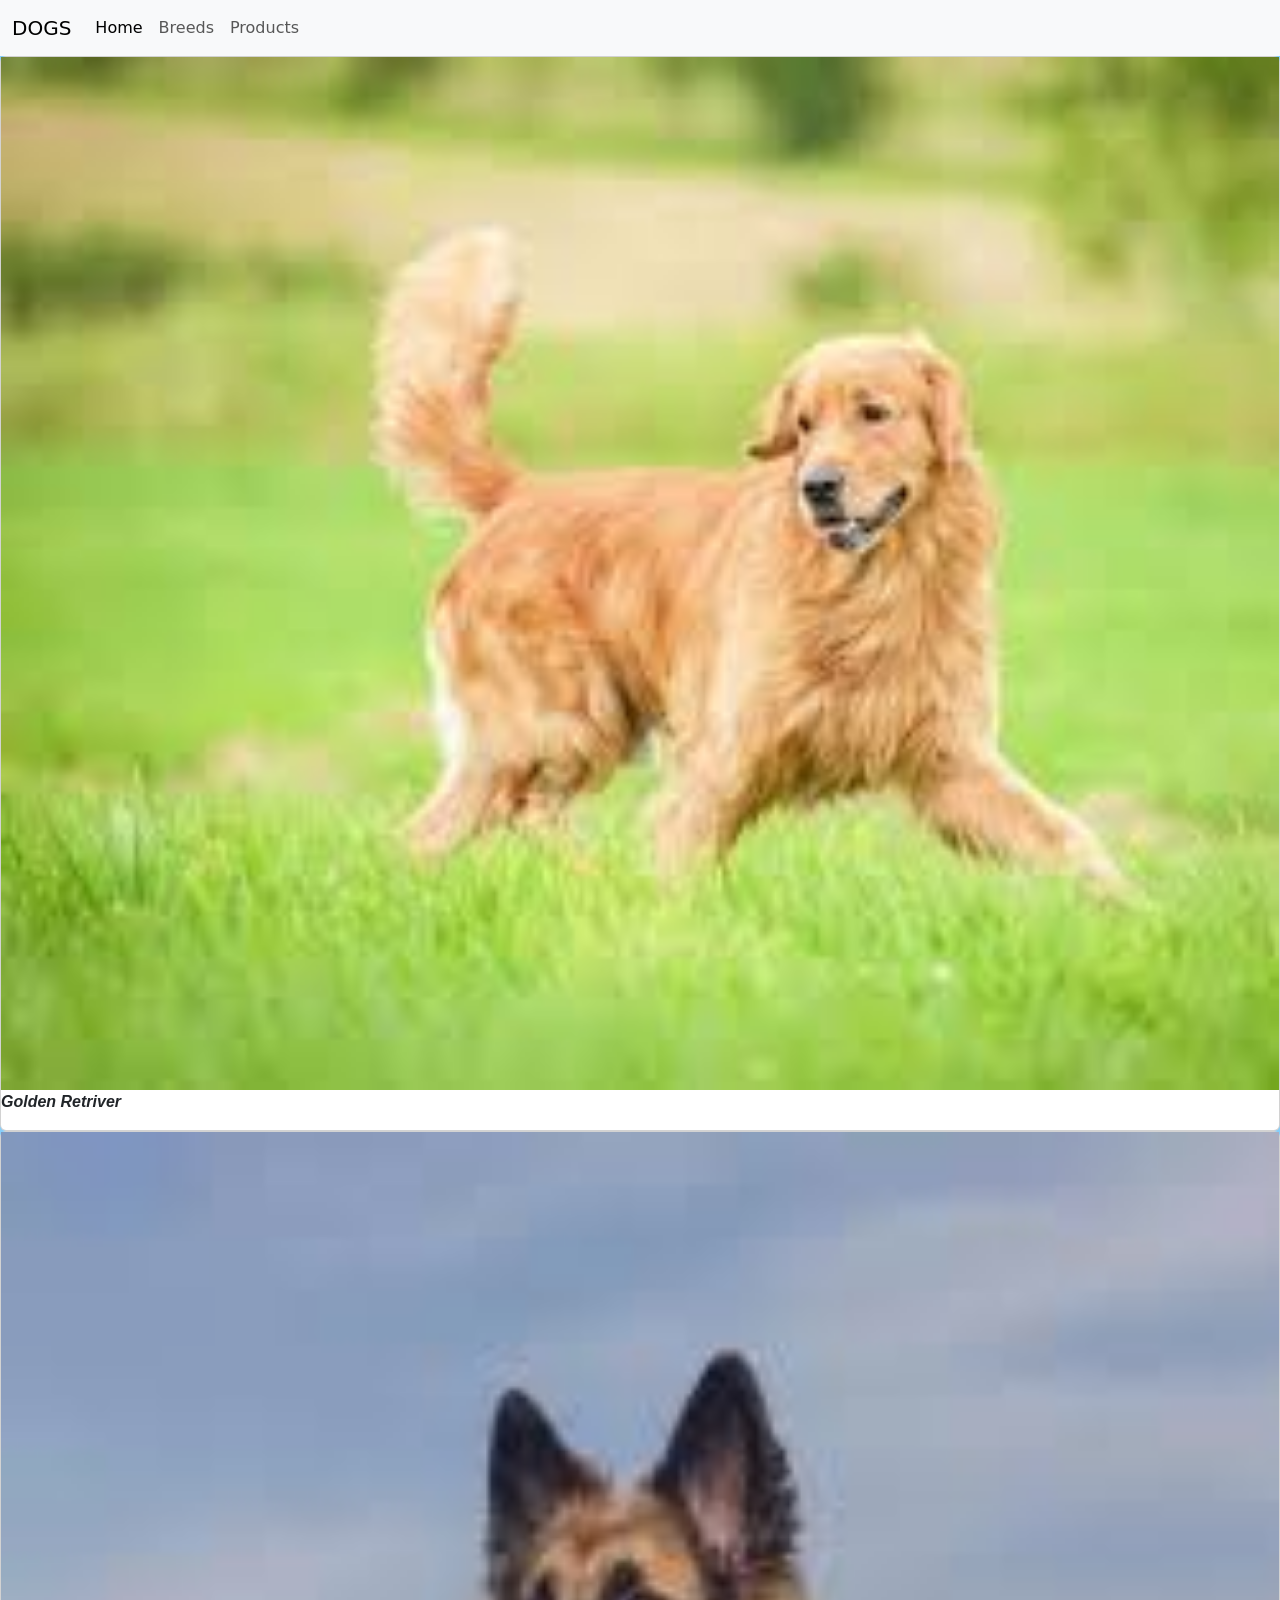
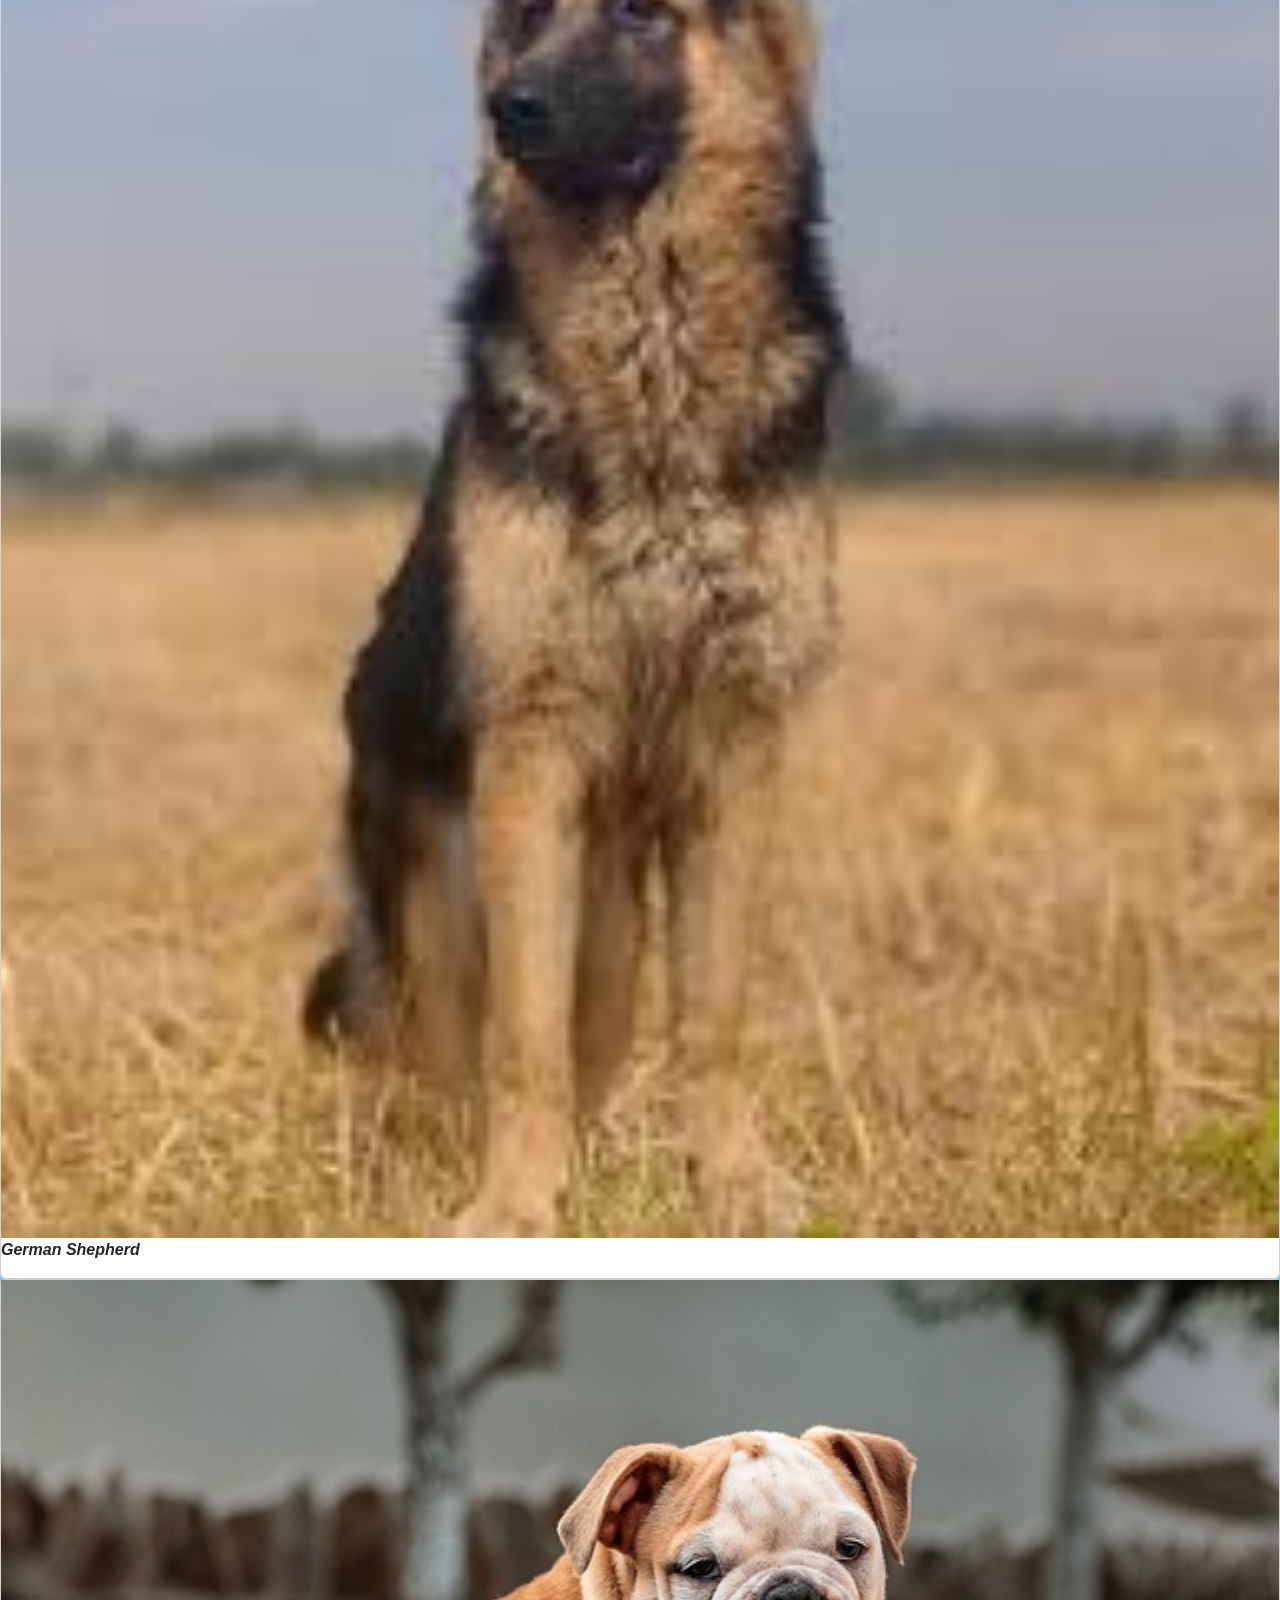
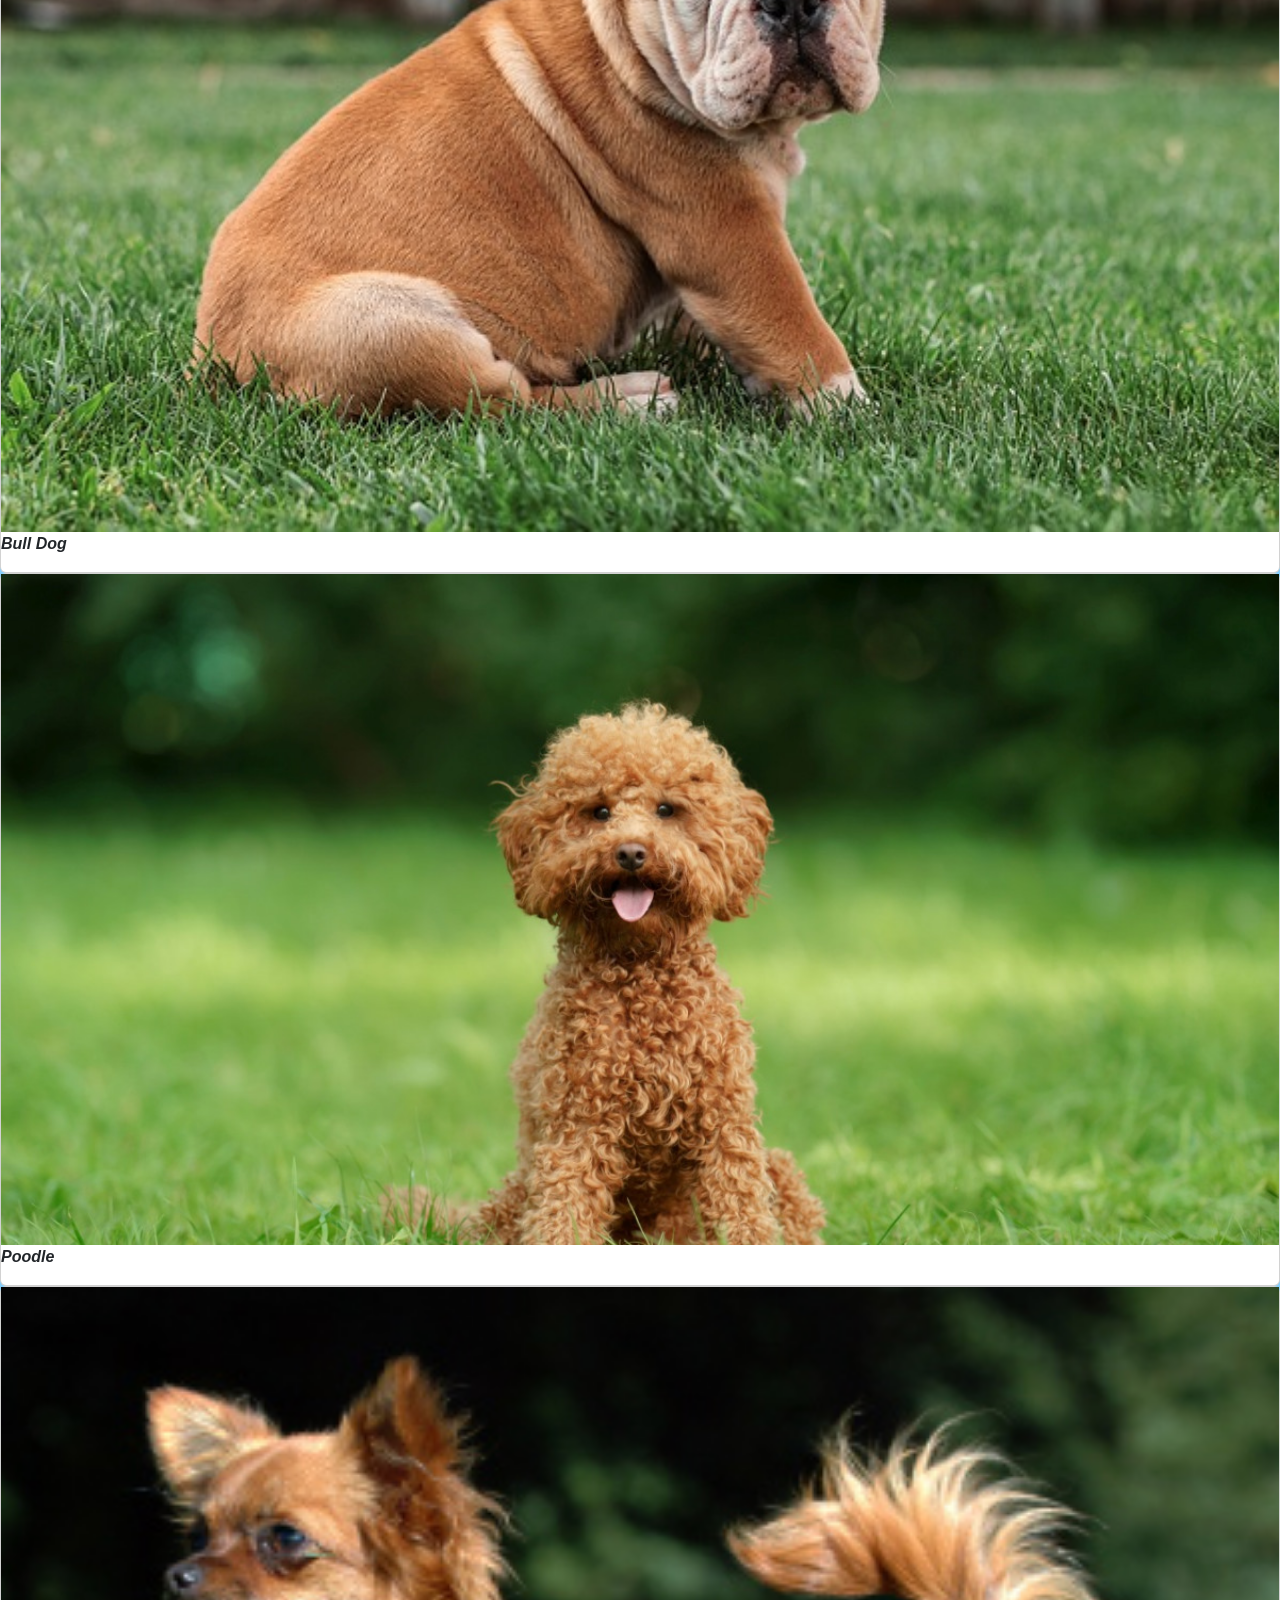
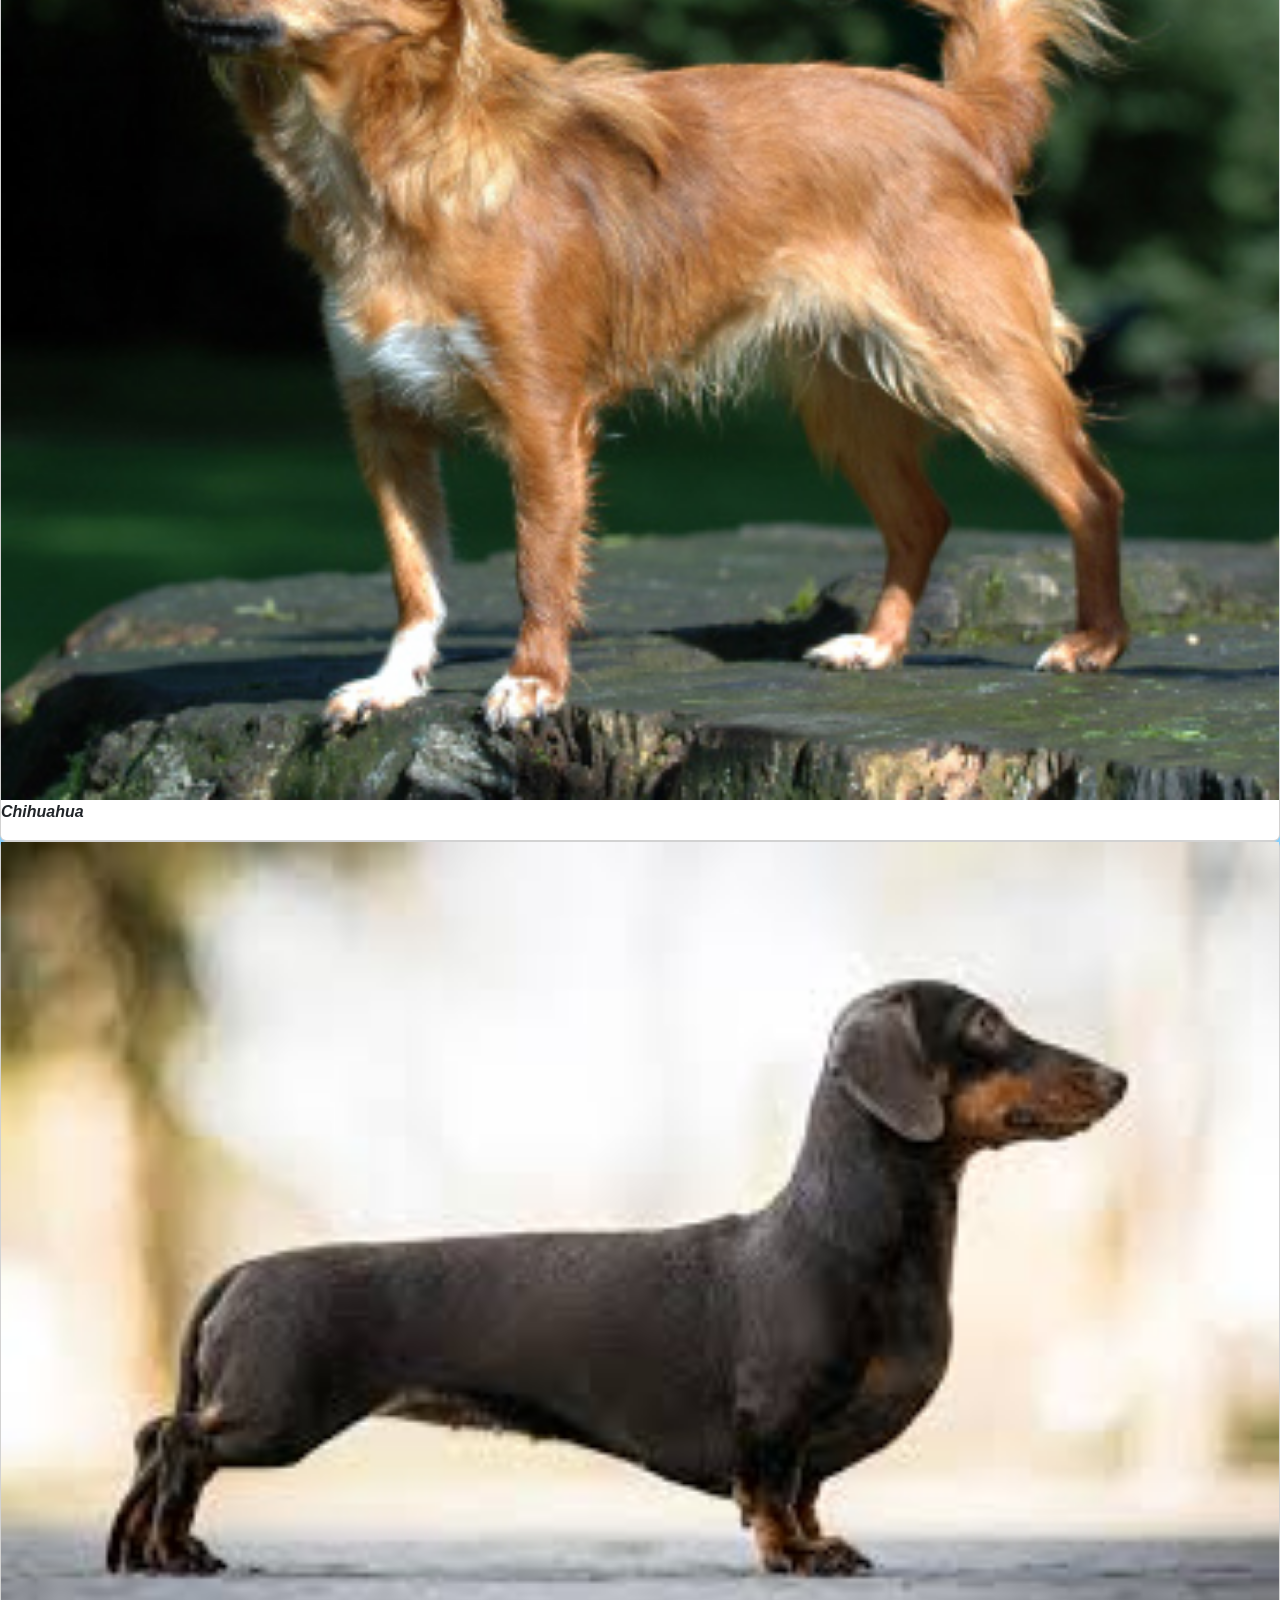
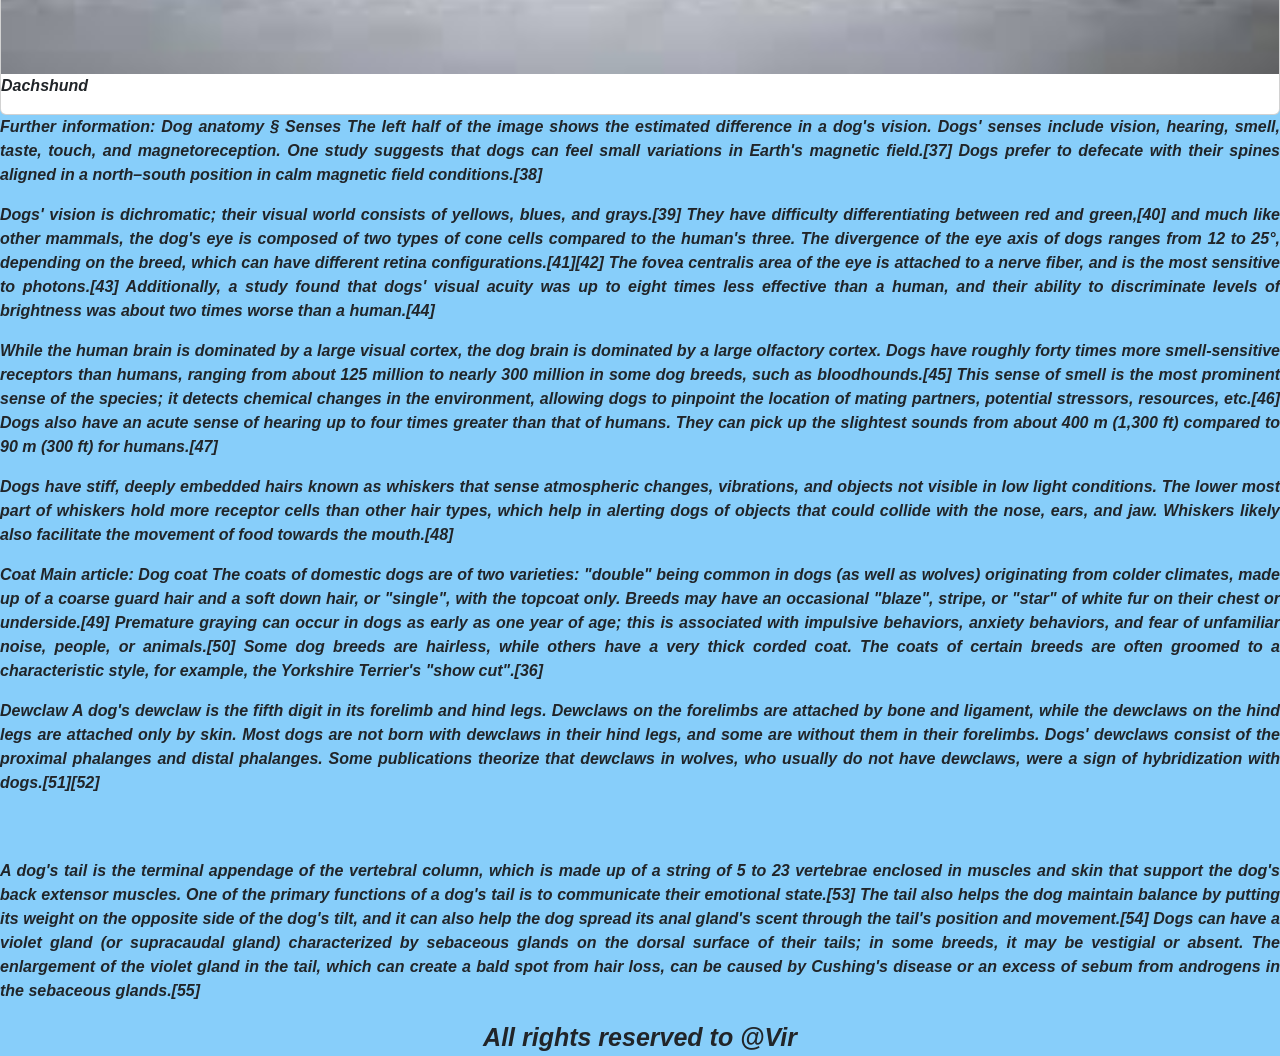
<file: breeds.html>
<!DOCTYPE html>
<html lang="en">
<head>
    <meta charset="UTF-8">
    <meta name="viewport" content="width=device-width, initial-scale=1.0">
    <title>Document</title>
    <script src="https://cdn.jsdelivr.net/npm/bootstrap@5.3.8/dist/js/bootstrap.bundle.min.js" integrity="sha384-FKyoEForCGlyvwx9Hj09JcYn3nv7wiPVlz7YYwJrWVcXK/BmnVDxM+D2scQbITxI" crossorigin="anonymous"></script>
    <link href="https://cdn.jsdelivr.net/npm/bootstrap@5.3.8/dist/css/bootstrap.min.css" rel="stylesheet" integrity="sha384-sRIl4kxILFvY47J16cr9ZwB07vP4J8+LH7qKQnuqkuIAvNWLzeN8tE5YBujZqJLB" crossorigin="anonymous">
    <link rel="stylesheet" href="style.css">
</head>
<body>
    <!-- Navbar -->
    <nav class="navbar navbar-expand-lg bg-body-tertiary">
  <div class="container-fluid">
    <a class="navbar-brand" href="index.html">DOGS</a>
    <button class="navbar-toggler" type="button" data-bs-toggle="collapse" data-bs-target="#navbarNav" aria-controls="navbarNav" aria-expanded="false" aria-label="Toggle navigation">
      <span class="navbar-toggler-icon"></span>
    </button>
    <div class="collapse navbar-collapse" id="navbarNav">
      <ul class="navbar-nav">
        <li class="nav-item">
          <a class="nav-link active" aria-current="page" href="index.html">Home</a>
        </li>
        <li class="nav-item">
          <a class="nav-link" href="breeds.html">Breeds</a>
        </li>
        <li class="nav-item">
          <a class="nav-link" href="products.html">Products</a>
        </li>
      </ul>
    </div>
  </div>
</nav>
<!-- Breeds -->
    <div class="image-container">
      <div class="card">
        <img src="Images/grdog.jpg" alt="...">
        <p>Golden Retriver</p>
      </div>

      <div class="card">
        <img src="Images/gsdog.jpg" alt="...">
        <p>German Shepherd</p>
      </div>

      <div class="card">
        <img src="Images/bddog.jpg" alt="...">
        <p>Bull Dog</p>
      </div>

      <div class="card">
        <img src="Images/pdog.jpg" alt="...">
        <p>Poodle</p>
      </div>

      <div class="card">
        <img src="Images/chdog.jpg" alt="...">
        <p>Chihuahua</p>
      </div>

      <div class="card">
        <img src="Images/dsdog.jpg" alt="...">
        <p>Dachshund</p>
      </div>
      
      <p>Further information: Dog anatomy § Senses

The left half of the image shows the estimated difference in a dog's vision.
Dogs' senses include vision, hearing, smell, taste, touch, and magnetoreception. One study suggests that dogs can feel small variations in Earth's magnetic field.[37] Dogs prefer to defecate with their spines aligned in a north–south position in calm magnetic field conditions.[38]

<p>Dogs' vision is dichromatic; their visual world consists of yellows, blues, and grays.[39] They have difficulty differentiating between red and green,[40] and much like other mammals, the dog's eye is composed of two types of cone cells compared to the human's three. The divergence of the eye axis of dogs ranges from 12 to 25°, depending on the breed, which can have different retina configurations.[41][42] The fovea centralis area of the eye is attached to a nerve fiber, and is the most sensitive to photons.[43] Additionally, a study found that dogs' visual acuity was up to eight times less effective than a human, and their ability to discriminate levels of brightness was about two times worse than a human.[44]</p>

<p>While the human brain is dominated by a large visual cortex, the dog brain is dominated by a large olfactory cortex. Dogs have roughly forty times more smell-sensitive receptors than humans, ranging from about 125 million to nearly 300 million in some dog breeds, such as bloodhounds.[45] This sense of smell is the most prominent sense of the species; it detects chemical changes in the environment, allowing dogs to pinpoint the location of mating partners, potential stressors, resources, etc.[46] Dogs also have an acute sense of hearing up to four times greater than that of humans. They can pick up the slightest sounds from about 400 m (1,300 ft) compared to 90 m (300 ft) for humans.[47]
</p>

<p>Dogs have stiff, deeply embedded hairs known as whiskers that sense atmospheric changes, vibrations, and objects not visible in low light conditions. The lower most part of whiskers hold more receptor cells than other hair types, which help in alerting dogs of objects that could collide with the nose, ears, and jaw. Whiskers likely also facilitate the movement of food towards the mouth.[48]</p>

<p>Coat
Main article: Dog coat
The coats of domestic dogs are of two varieties: "double" being common in dogs (as well as wolves) originating from colder climates, made up of a coarse guard hair and a soft down hair, or "single", with the topcoat only. Breeds may have an occasional "blaze", stripe, or "star" of white fur on their chest or underside.[49] Premature graying can occur in dogs as early as one year of age; this is associated with impulsive behaviors, anxiety behaviors, and fear of unfamiliar noise, people, or animals.[50] Some dog breeds are hairless, while others have a very thick corded coat. The coats of certain breeds are often groomed to a characteristic style, for example, the Yorkshire Terrier's "show cut".[36]</p>

<p>Dewclaw
A dog's dewclaw is the fifth digit in its forelimb and hind legs. Dewclaws on the forelimbs are attached by bone and ligament, while the dewclaws on the hind legs are attached only by skin. Most dogs are not born with dewclaws in their hind legs, and some are without them in their forelimbs. Dogs' dewclaws consist of the proximal phalanges and distal phalanges. Some publications theorize that dewclaws in wolves, who usually do not have dewclaws, were a sign of hybridization with dogs.[51][52]</p>

<br><br>

<p>A dog's tail is the terminal appendage of the vertebral column, which is made up of a string of 5 to 23 vertebrae enclosed in muscles and skin that support the dog's back extensor muscles. One of the primary functions of a dog's tail is to communicate their emotional state.[53] The tail also helps the dog maintain balance by putting its weight on the opposite side of the dog's tilt, and it can also help the dog spread its anal gland's scent through the tail's position and movement.[54] Dogs can have a violet gland (or supracaudal gland) characterized by sebaceous glands on the dorsal surface of their tails; in some breeds, it may be vestigial or absent. The enlargement of the violet gland in the tail, which can create a bald spot from hair loss, can be caused by Cushing's disease or an excess of sebum from androgens in the sebaceous glands.[55]</p>

</p></p>
    </div>
    <footer>All rights reserved to @Vir</footer>
    <script src="script.js"></script>
</body>
</html>
</file>
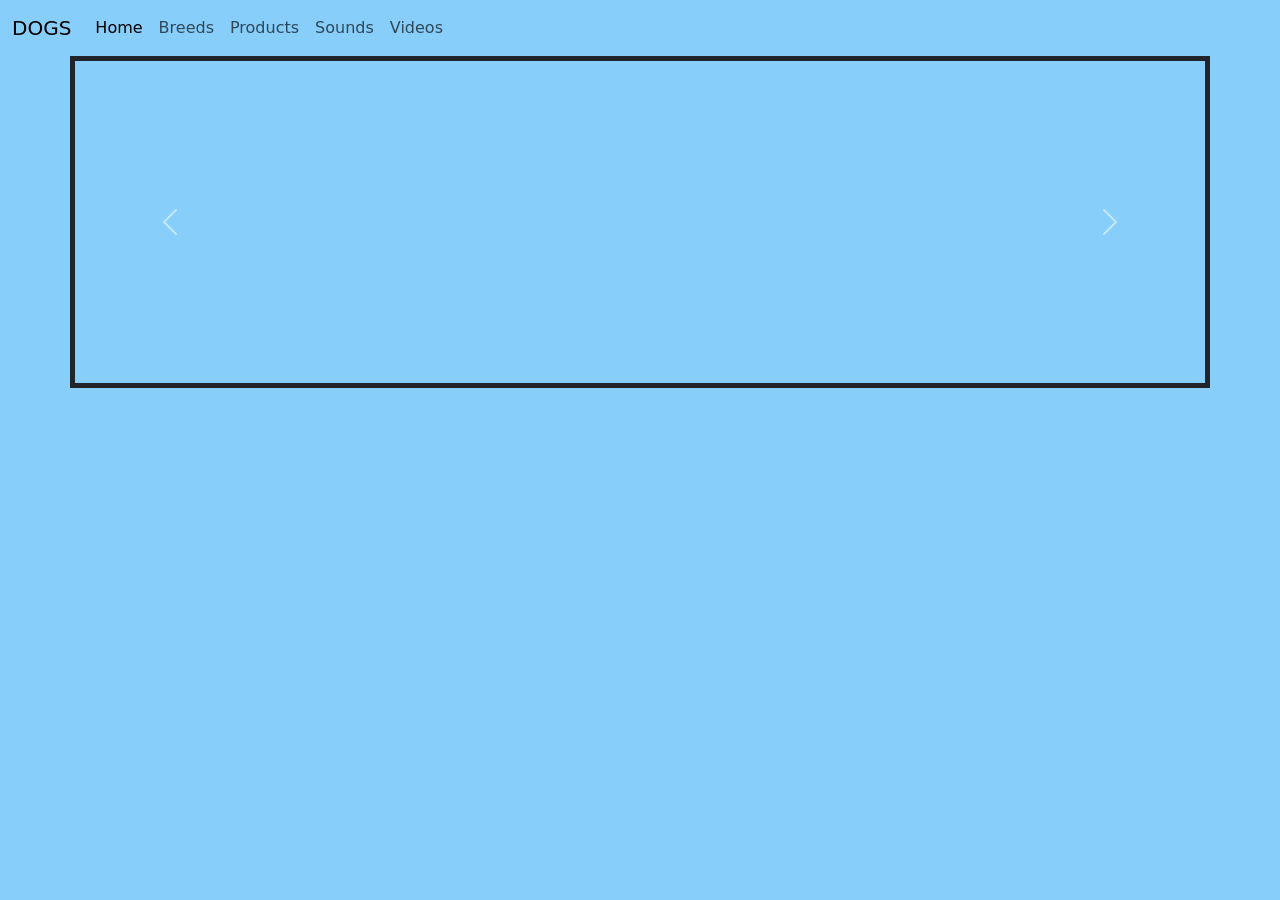
<file: dogvids.html>
<!DOCTYPE html>
<html lang="en">
<head>
  <link rel="stylesheet" href="https://cdnjs.cloudflare.com/ajax/libs/font-awesome/4.7.0/css/font-awesome.min.css">

    <meta charset="UTF-8">
    <meta name="viewport" content="width=device-width, initial-scale=1.0">
    <title>Document</title>
    <script src="https://cdn.jsdelivr.net/npm/bootstrap@5.3.8/dist/js/bootstrap.bundle.min.js" integrity="sha384-FKyoEForCGlyvwx9Hj09JcYn3nv7wiPVlz7YYwJrWVcXK/BmnVDxM+D2scQbITxI" crossorigin="anonymous"></script>
    <link href="https://cdn.jsdelivr.net/npm/bootstrap@5.3.8/dist/css/bootstrap.min.css" rel="stylesheet" integrity="sha384-sRIl4kxILFvY47J16cr9ZwB07vP4J8+LH7qKQnuqkuIAvNWLzeN8tE5YBujZqJLB" crossorigin="anonymous">
    <link rel="stylesheet" href="style.css">
</head>
<body>
    <!-- Navbar -->
    <nav class="navbar navbar-expand-lg bg-body-info">
  <div class="container-fluid">
    <a class="navbar-brand" href="index.html">DOGS</a>
    <button class="navbar-toggler" type="button" data-bs-toggle="collapse" data-bs-target="#navbarNav" aria-controls="navbarNav" aria-expanded="false" aria-label="Toggle navigation">
      <span class="navbar-toggler-icon"></span>
    </button>
    <div class="collapse navbar-collapse" id="navbarNav">
      <ul class="navbar-nav">
        <li class="nav-item">
          <a class="nav-link active" aria-current="page" href="index.html">Home</a>
        </li>
        <li class="nav-item">
          <a class="nav-link" href="newbreeds.html">Breeds</a>
        </li>
        <li class="nav-item">
          <a class="nav-link" href="products.html">Products</a>
        </li>
        <li class="nav-item">
          <a class="nav-link" href="sounds.html">Sounds</a>
        </li>
        <li class="nav-item">
          <a class="nav-link" href="dogvids.html">Videos</a>
        </li>
      </ul>
    </div>
  </div>
</nav>
<!-- Carosuels -->
<div class="container" id="divid">
   <div id="carouselExample" class="carousel slide">
  <div class="carousel-inner">
    <div class="carousel-item active">
      <iframe width="560" height="315" src="https://www.youtube.com/embed/xVBPuqJhYiQ?si=_FPz2YgNpj5ofeAn" title="YouTube video player" frameborder="0" allow="accelerometer; autoplay; clipboard-write; encrypted-media; gyroscope; picture-in-picture; web-share" referrerpolicy="strict-origin-when-cross-origin" allowfullscreen></iframe>
    </div>
    <div class="carousel-item">
      <iframe width="560" height="315" src="https://www.youtube.com/embed/6v4OgilckIc?si=NE5RagtTVKhbAKYO" title="YouTube video player" frameborder="0" allow="accelerometer; autoplay; clipboard-write; encrypted-media; gyroscope; picture-in-picture; web-share" referrerpolicy="strict-origin-when-cross-origin" allowfullscreen></iframe>
    </div>
    <div class="carousel-item">
      <iframe width="560" height="315" src="https://www.youtube.com/embed/7P4OxUN4Jd0?si=nTaA-LOSQ7T0jvze" title="YouTube video player" frameborder="0" allow="accelerometer; autoplay; clipboard-write; encrypted-media; gyroscope; picture-in-picture; web-share" referrerpolicy="strict-origin-when-cross-origin" allowfullscreen></iframe>
    </div>
  </div>
  <button class="carousel-control-prev" type="button" data-bs-target="#carouselExample" data-bs-slide="prev">
    <span class="carousel-control-prev-icon" aria-hidden="true"></span>
    <span class="visually-hidden">Previous</span>
  </button>
  <button class="carousel-control-next" type="button" data-bs-target="#carouselExample" data-bs-slide="next">
    <span class="carousel-control-next-icon" aria-hidden="true"></span>
    <span class="visually-hidden">Next</span>
  </button>
</div>
</div>
</file>
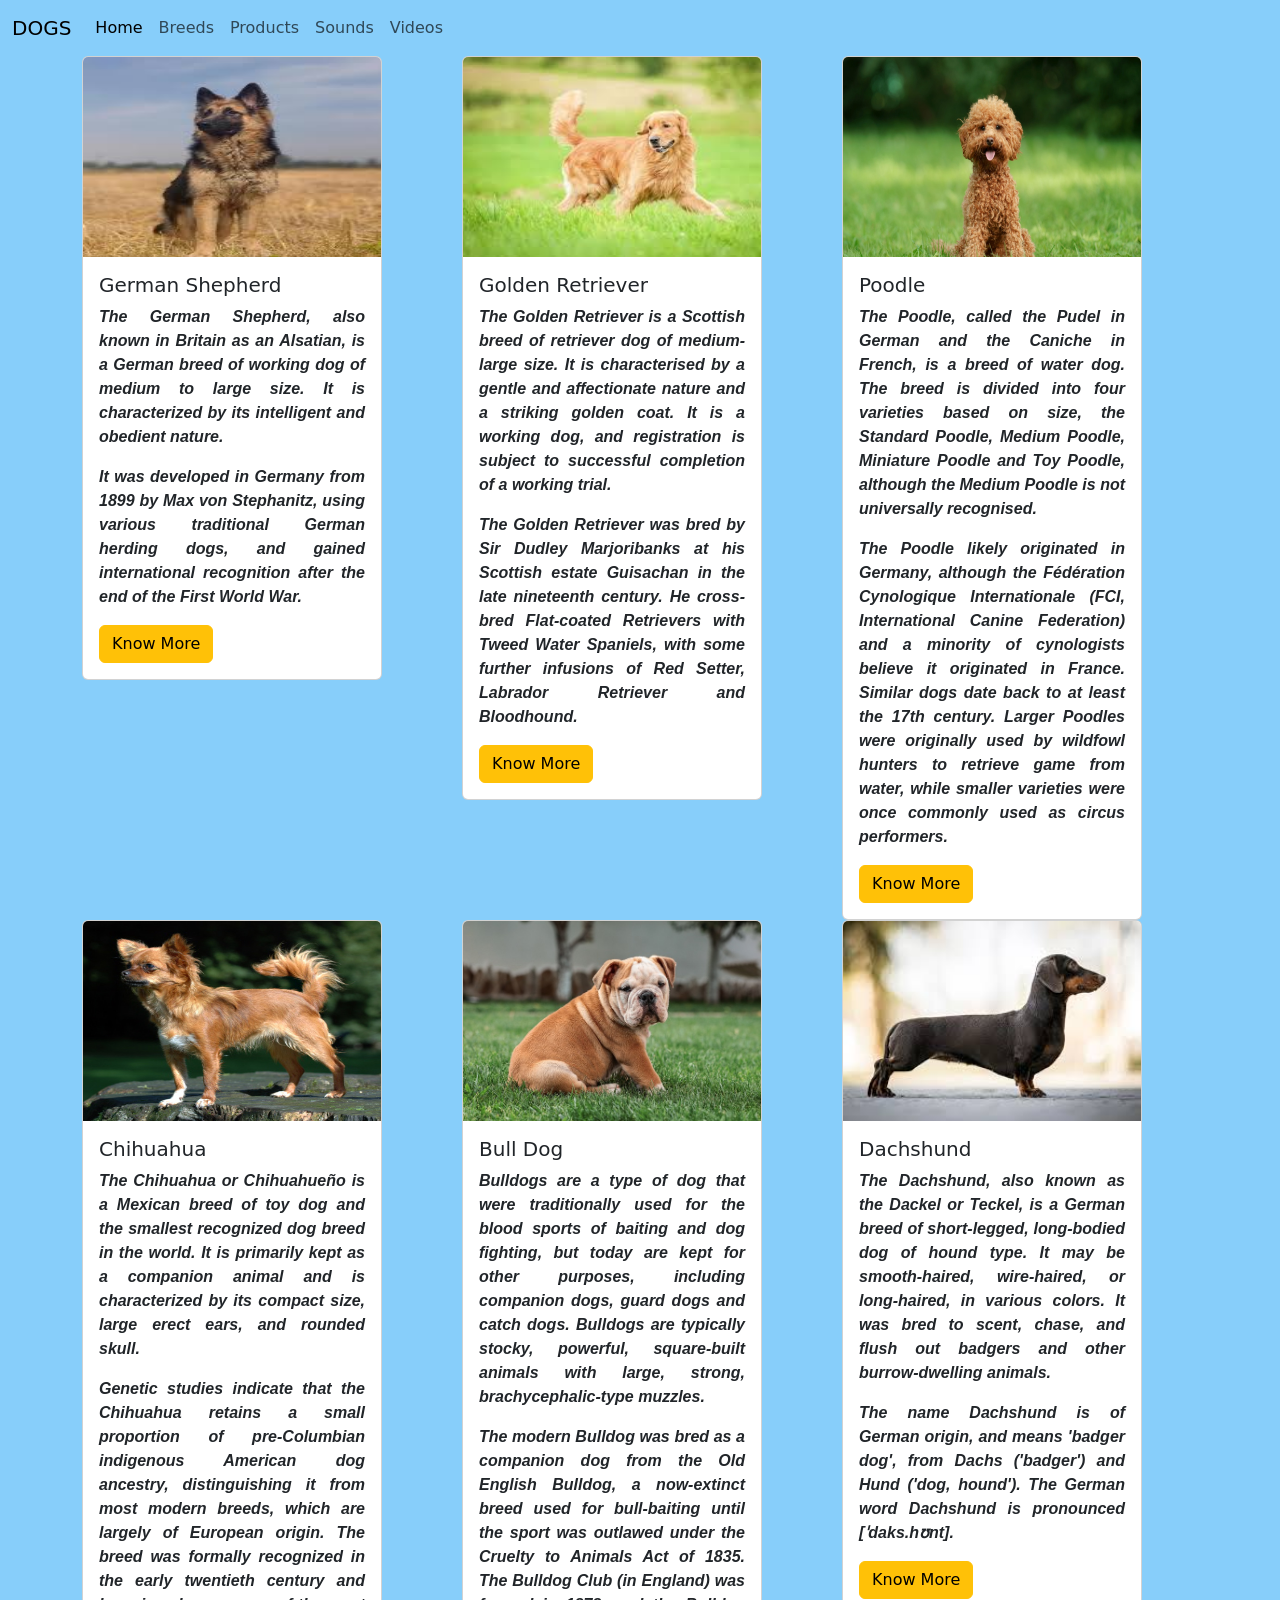
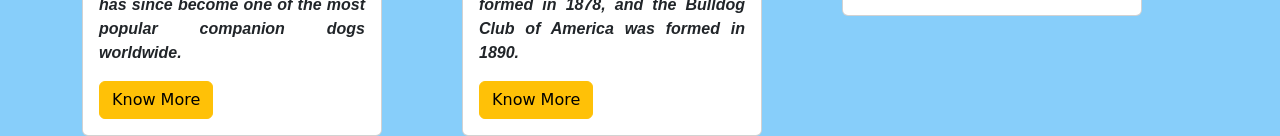
<file: newbreeds.html>
<!DOCTYPE html>
<html lang="en">
<head>
    <meta charset="UTF-8">
    <meta name="viewport" content="width=device-width, initial-scale=1.0">
    <title>Document</title>
    <script src="https://cdn.jsdelivr.net/npm/bootstrap@5.3.8/dist/js/bootstrap.bundle.min.js" integrity="sha384-FKyoEForCGlyvwx9Hj09JcYn3nv7wiPVlz7YYwJrWVcXK/BmnVDxM+D2scQbITxI" crossorigin="anonymous"></script>
    <link href="https://cdn.jsdelivr.net/npm/bootstrap@5.3.8/dist/css/bootstrap.min.css" rel="stylesheet" integrity="sha384-sRIl4kxILFvY47J16cr9ZwB07vP4J8+LH7qKQnuqkuIAvNWLzeN8tE5YBujZqJLB" crossorigin="anonymous">
    <link rel="stylesheet" href="style.css">
</head>
<body>
    <!-- Navbar -->
    <nav class="navbar navbar-expand-lg bg-body-info">
  <div class="container-fluid">
    <a class="navbar-brand" href="index.html">DOGS</a>
    <button class="navbar-toggler" type="button" data-bs-toggle="collapse" data-bs-target="#navbarNav" aria-controls="navbarNav" aria-expanded="false" aria-label="Toggle navigation">
      <span class="navbar-toggler-icon"></span>
    </button>
    <div class="collapse navbar-collapse" id="navbarNav">
      <ul class="navbar-nav">
        <li class="nav-item">
          <a class="nav-link active" aria-current="page" href="index.html">Home</a>
        </li>
        <li class="nav-item">
          <a class="nav-link" href="newbreeds.html">Breeds</a>
        </li>
        <li class="nav-item">
          <a class="nav-link" href="products.html">Products</a>
        </li>
        <li class="nav-item">
          <a class="nav-link" href="sounds.html">Sounds</a>
        </li>
        <li class="nav-item">
          <a class="nav-link" href="dogvids.html">Videos</a>
        </li>
      </ul>
    </div>
  </div>
</nav>
<!-- Container -->
<div class="container">
    <div class="row">
        <!-- Column 1 -->
        <div class="col-4">
            <div class="card" style="width: 300px;">
                <img src="Images/gsdog.jpg" height="200px" width="400px" class="card-img-top">
                <div class="card-body">
                    <h5 class="card-title">German Shepherd</h5>
                    <p class="card-text">The German Shepherd, also known in Britain as an Alsatian, is a German breed of working dog of medium to large size. It is characterized by its intelligent and obedient nature.</p>
                    <p>It was developed in Germany from 1899 by Max von Stephanitz, using various traditional German herding dogs, and gained international recognition after the end of the First World War.</p>
                    <a href="https://en.wikipedia.org/wiki/German_Shepherd" class="btn btn-warning">Know More</a>
                </div>
            </div>
        </div>
        <!-- Column 2 -->
         <div class="col-4">
            <div class="card" style="width: 300px;">
                <img src="Images/grdog.jpg" height="200px" width="400px" class="card-img-top">
                <div class="card-body">
                    <h5 class="card-title">Golden Retriever</h5>
                    <p class="card-text">The Golden Retriever is a Scottish breed of retriever dog of medium-large size. It is characterised by a gentle and affectionate nature and a striking golden coat. It is a working dog, and registration is subject to successful completion of a working trial.</p>
                    <p>The Golden Retriever was bred by Sir Dudley Marjoribanks at his Scottish estate Guisachan in the late nineteenth century. He cross-bred Flat-coated Retrievers with Tweed Water Spaniels, with some further infusions of Red Setter, Labrador Retriever and Bloodhound.</p>
                    <a href="https://en.wikipedia.org/wiki/Golden_Retriever" class="btn btn-warning">Know More</a>
                </div>
            </div>
        </div>
        <!-- Column 3 -->
         <div class="col-4">
            <div class="card" style="width: 300px;">
                <img src="Images/pdog.jpg" height="200px" width="400px" class="card-img-top">
                <div class="card-body">
                    <h5 class="card-title">Poodle</h5>
                    <p class="card-text">The Poodle, called the Pudel in German and the Caniche in French, is a breed of water dog. The breed is divided into four varieties based on size, the Standard Poodle, Medium Poodle, Miniature Poodle and Toy Poodle, although the Medium Poodle is not universally recognised.</p>
                    <p>The Poodle likely originated in Germany, although the Fédération Cynologique Internationale (FCI, International Canine Federation) and a minority of cynologists believe it originated in France. Similar dogs date back to at least the 17th century. Larger Poodles were originally used by wildfowl hunters to retrieve game from water, while smaller varieties were once commonly used as circus performers.</p>
                    <a href="https://en.wikipedia.org/wiki/Poodle" class="btn btn-warning">Know More</a>
                </div>
            </div>
        </div>
    </div>
    <!-- Row 2 -->
    <div class="row">
        <!-- Column 1 -->
        <div class="col-4">
            <div class="card" style="width: 300px;">
                <img src="Images/chdog.jpg" height="200px" width="400px" class="card-img-top">
                <div class="card-body">
                    <h5 class="card-title">Chihuahua</h5>
                    <p class="card-text">The Chihuahua or Chihuahueño is a Mexican breed of toy dog and the smallest recognized dog breed in the world. It is primarily kept as a companion animal and is characterized by its compact size, large erect ears, and rounded skull.</p>
                    <p>Genetic studies indicate that the Chihuahua retains a small proportion of pre-Columbian indigenous American dog ancestry, distinguishing it from most modern breeds, which are largely of European origin. The breed was formally recognized in the early twentieth century and has since become one of the most popular companion dogs worldwide.</p>
                    <a href="https://en.wikipedia.org/wiki/Chihuahua_(dog_breed)" class="btn btn-warning">Know More</a>
                </div>
            </div>
        </div>
        <!-- Column 2 -->
         <div class="col-4">
            <div class="card" style="width: 300px;">
                <img src="Images/bddog.jpg" height="200px" width="400px" class="card-img-top">
                <div class="card-body">
                    <h5 class="card-title">Bull Dog</h5>
                    <p class="card-text">Bulldogs are a type of dog that were traditionally used for the blood sports of baiting and dog fighting, but today are kept for other purposes, including companion dogs, guard dogs and catch dogs. Bulldogs are typically stocky, powerful, square-built animals with large, strong, brachycephalic-type muzzles.</p>
                    <p>The modern Bulldog was bred as a companion dog from the Old English Bulldog, a now-extinct breed used for bull-baiting until the sport was outlawed under the Cruelty to Animals Act of 1835. The Bulldog Club (in England) was formed in 1878, and the Bulldog Club of America was formed in 1890.</p>
                    <a href="https://en.wikipedia.org/wiki/Bulldog" class="btn btn-warning">Know More</a>
                </div>
            </div>
        </div>
        <!-- Column 3 -->
         <div class="col-4">
            <div class="card" style="width: 300px;">
                <img src="Images/dsdog.jpg" height="200px" width="400px" class="card-img-top">
                <div class="card-body">
                    <h5 class="card-title">Dachshund</h5>
                    <p class="card-text">The Dachshund, also known as the Dackel or Teckel, is a German breed of short-legged, long-bodied dog of hound type. It may be smooth-haired, wire-haired, or long-haired, in various colors. It was bred to scent, chase, and flush out badgers and other burrow-dwelling animals.</p>
                    <p>The name Dachshund is of German origin, and means 'badger dog', from Dachs ('badger') and Hund ('dog, hound'). The German word Dachshund is pronounced [ˈdaks.hʊnt].</p>
                    <a href="https://en.wikipedia.org/wiki/Dachshund" class="btn btn-warning">Know More</a>
                </div>
            </div>
        </div>
    </div>
</div>
</file>
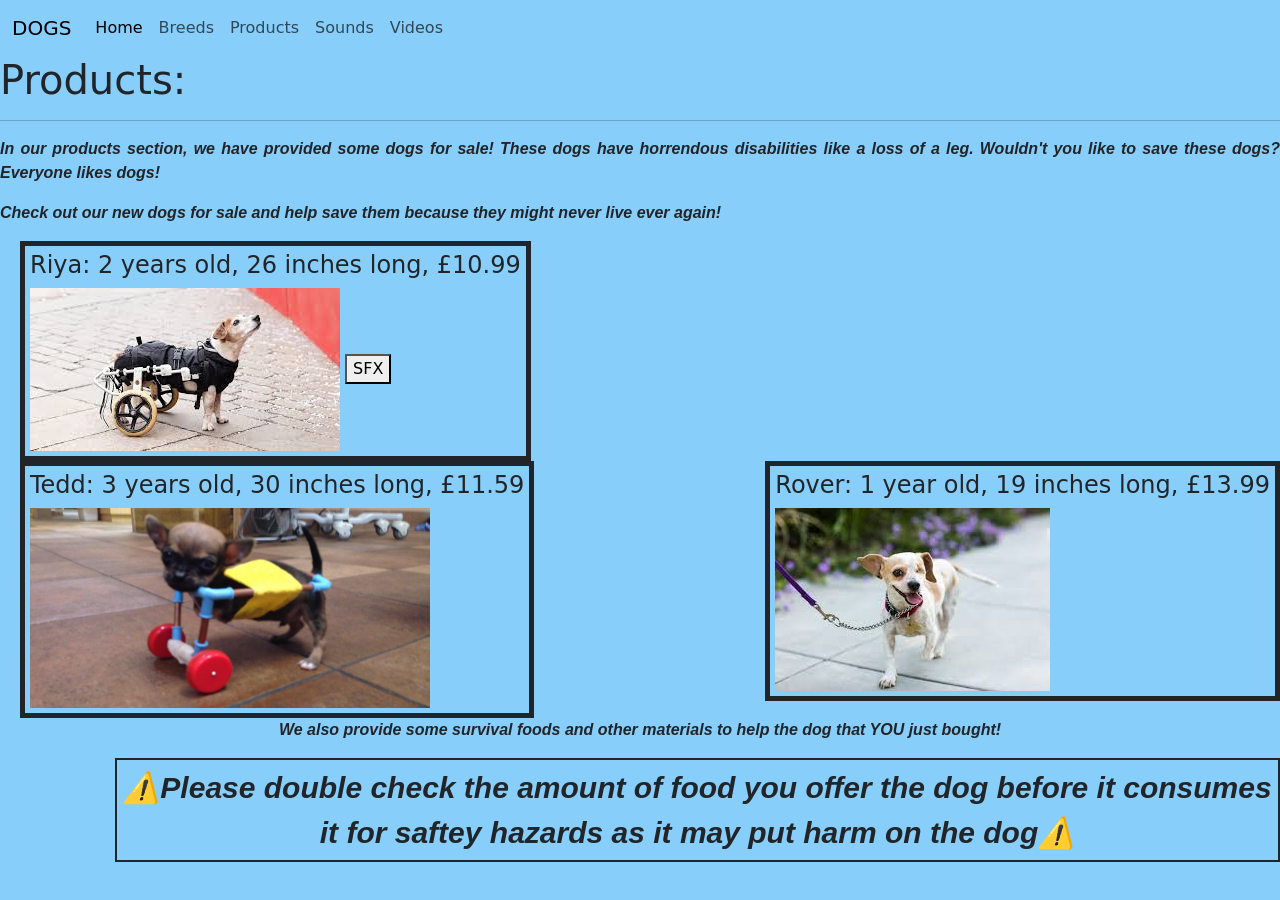
<file: products.html>
<!DOCTYPE html>
<html lang="en">
<head>
    <meta charset="UTF-8">
    <meta name="viewport" content="width=device-width, initial-scale=1.0">
    <title>Document</title>
    <script src="https://cdn.jsdelivr.net/npm/bootstrap@5.3.8/dist/js/bootstrap.bundle.min.js" integrity="sha384-FKyoEForCGlyvwx9Hj09JcYn3nv7wiPVlz7YYwJrWVcXK/BmnVDxM+D2scQbITxI" crossorigin="anonymous"></script>
    <link href="https://cdn.jsdelivr.net/npm/bootstrap@5.3.8/dist/css/bootstrap.min.css" rel="stylesheet" integrity="sha384-sRIl4kxILFvY47J16cr9ZwB07vP4J8+LH7qKQnuqkuIAvNWLzeN8tE5YBujZqJLB" crossorigin="anonymous">
    <link rel="stylesheet" href="style.css">
</head>
<body>
    <!-- Navbar -->
    <nav class="navbar navbar-expand-lg bg-body-info">
  <div class="container-fluid">
    <a class="navbar-brand" href="index.html">DOGS</a>
    <button class="navbar-toggler" type="button" data-bs-toggle="collapse" data-bs-target="#navbarNav" aria-controls="navbarNav" aria-expanded="false" aria-label="Toggle navigation">
      <span class="navbar-toggler-icon"></span>
    </button>
    <div class="collapse navbar-collapse" id="navbarNav">
      <ul class="navbar-nav">
        <li class="nav-item">
          <a class="nav-link active" aria-current="page" href="index.html">Home</a>
        </li>
        <li class="nav-item">
          <a class="nav-link" href="breeds.html">Breeds</a>
        </li>
        <li class="nav-item">
          <a class="nav-link" href="products.html">Products</a>
        </li>
        <li class="nav-item">
          <a class="nav-link" href="sounds.html">Sounds</a>
        </li>
        <li class="nav-item">
          <a class="nav-link" href="dogvids.html">Videos</a>
        </li>
      </ul>
    </div>
  </div>
</nav>
<!-- Products -->
    <h1>Products:</h1>
    <hr>
    <p>In our products section, we have provided some dogs for sale! These dogs have horrendous disabilities like a loss of a leg.  Wouldn't you like to save these dogs? Everyone likes dogs!</p>
    <p>Check out our new dogs for sale and help save them because they might never live ever again!</p>
    <div id="div2">
    <h4>Riya: 2 years old, 26 inches long, £10.99 </h4>
    <img src="Images/sadog1.jpg" alt="...">
    <button id="btn1" onclick="HandleClick()">SFX</button>
    </div>
  </div>

    <div id="div3">
    <h4>Rover: 1 year old, 19 inches long, £13.99 </h4>
    <img src="Images/sadog2.jpg" alt="...">
    </div>
    
    <div id="div4">
        <h4>Tedd: 3 years old, 30 inches long, £11.59 </h4>
    <img src="Images/disabilitydog.jpg" alt="..." width="400px" height="200px">
    </div>
    </div>
    <p id="p6">We also provide some survival foods and other materials to help the dog that YOU just bought!</p>
    <p id="p3">⚠️Please double check the amount of food you offer the dog before it consumes it for saftey hazards as it may put harm on the dog⚠️</p>
    <script src="script.js"></script>
</body>
</html>
</file>
<file: style.css>
#dogno1
{
    border: 5px, solid black;
    padding: 5px;
    margin-left: 10px;
}
#p1
{
    border: 2px solid;
    width: fit-content;
    padding: 5px;
    margin-left: 75px;
    margin-top: 10px;
}
#dogno2
{
    border: 5px, solid black;
    padding: 5px;
    margin-right: 10px;
    float: right;
}
#p2
{
    border: 2px solid;
    width: fit-content;
    padding: 5px;
    margin-left: 1335px;
    margin-top: 300px;
}
#dogno3
{
    border: 5px, solid black;
    padding: 5px;
    margin-left: 10px;
}
#p3
{
    border: 2px solid;
    width: fit-content;
    padding: 5px;
    margin-left: 115px;
    margin-top: 10px;
}
#div1
{
    border: 5px, solid;
    width: fit-content;
    padding: 10px;
    margin-left: 10px;
}
#ul1
{
    border: 5px solid;
    border-radius: 20px;
    padding: 20px;
}
#img1
{
    float: right;
    border: 3px solid;
    border-radius: 20px;
}
#img4
{
    margin-left: 20px;
    border: 5px solid;
}
#div2
{
    border: 5px solid;
    width: fit-content;
    padding: 5px;
    margin-left: 20px;
}
#div3
{   
    float: right;
    border: 5px solid;
    width: fit-content;
    padding: 5px;
    margin-left: 20px;
}
#div4
{
    border: 5px solid;
    width: fit-content;
    padding: 5px;
    margin-left: 20px;
}
#p3
{
    font-weight: bolder;
    font-size: 30px;
    text-align: center;
}
.carousel img
{
    width:100%;
    height:300px;
    object-fit: cover;
}
#intro
{
    font-family: 'Gill Sans', 'Gill Sans MT', Calibri, 'Trebuchet MS', sans-serif;
    font-style: italic;
    font-size: 20px;
    text-align: justify;
    margin-top: 20px;
}
p
{
    font-family: 'Gill Sans', 'Gill Sans MT', Calibri, 'Trebuchet MS', sans-serif;
    font-weight: bolder;
    font-style: italic;
    text-align: justify;
}
footer
{
    font-family: 'Gill Sans', 'Gill Sans MT', Calibri, 'Trebuchet MS', sans-serif;
    font-weight: bolder;
    font-style: italic;
    font-size: 25px;
    text-align: justify;
}
#img6
{
    float: right;
    padding: 5px;
    border: 3px solid;
    margin-left: 10px;
}
#img7
{
    float: left;
    padding: 5px;
    border: 3px solid;
}
#img8
{
    float: left;
    padding: 5px;
    border: 3px solid;
}
#img9
{
    margin-bottom: 10px;
    padding: 5px;
    border: 3px solid;
}
#p6
{
    text-align: center;
}
#img10
{
    float: right;
    margin-left: 10px;
    padding: 5px;
    border: 3px solid;
}
#heading
{
    text-align: center;
}
#SfX
{
    background-color: blue;
    padding: 5px;
    border: 3px solid;
}
.fa
{
    padding: 20px;
    font-size: 30px;
    width: 30px;
    text-align: center;
    text-decoration: none;
    border-radius: 50%;
}

.fa:hover
{
    opacity: 0.7;
}
footer
{
    text-align: center;
}
#img9
{
    display: block;
    margin: auto;
}
#divid
{
    border: 5px solid;
}
body
{
    background-color: lightskyblue;
}
</file>
